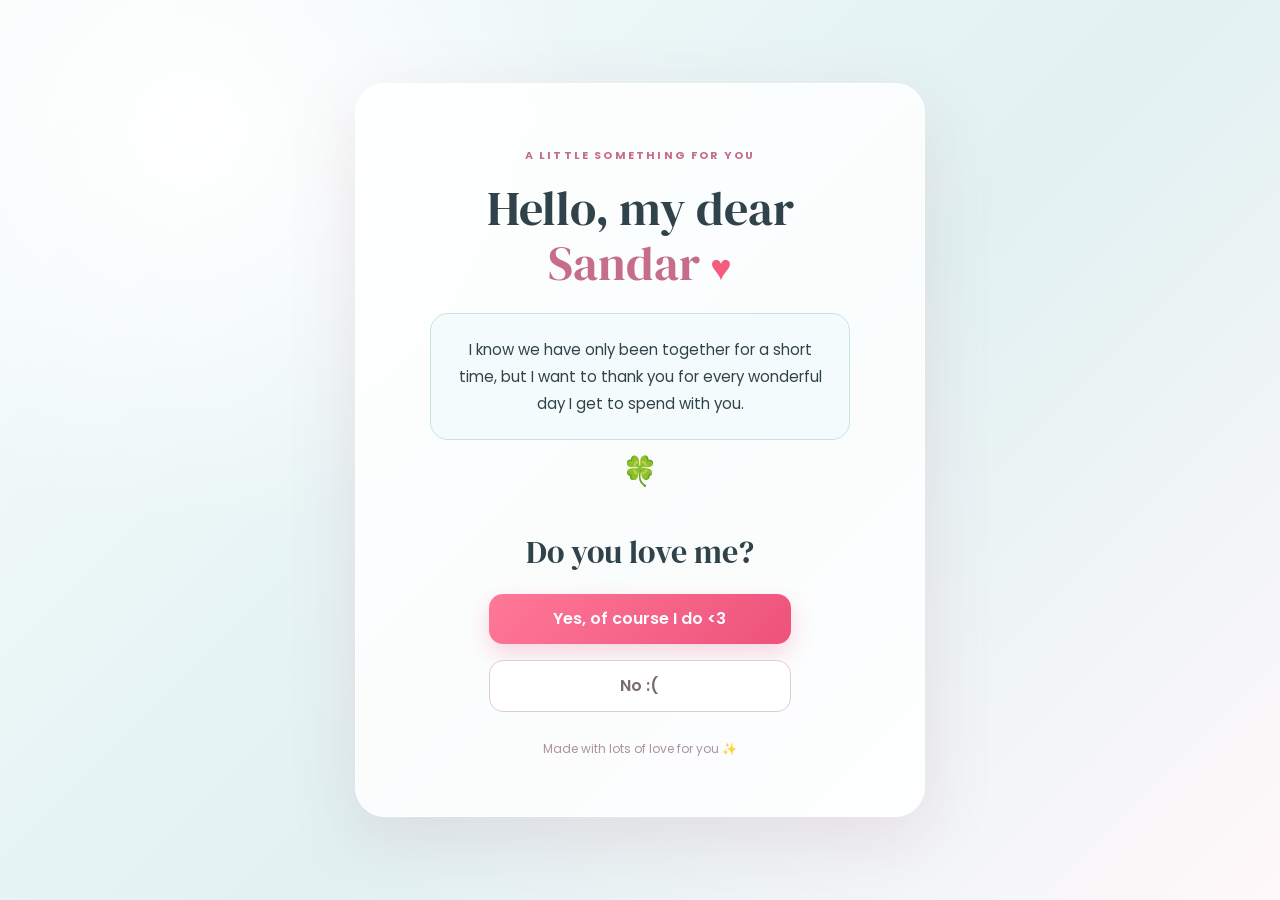
<file: index.html>
<!doctype html>
<html lang="en">
<head>
  <meta charset="utf-8">
  <meta name="viewport" content="width=device-width, initial-scale=1">
  <meta name="theme-color" content="#f4fbfc">
  <title>For Sandar ❤️</title>
  <link rel="preconnect" href="https://fonts.googleapis.com">
  <link rel="preconnect" href="https://fonts.gstatic.com" crossorigin>
  <link href="https://fonts.googleapis.com/css2?family=DM+Serif+Display&family=Poppins:wght@400;500;600;700&display=swap" rel="stylesheet">
  <link href="https://cdn.jsdelivr.net/npm/bootstrap@5.3.3/dist/css/bootstrap.min.css" rel="stylesheet">
  <link rel="stylesheet" href="css/styles.css">
</head>
<body class="love-page">
  <main class="container min-vh-100 d-flex align-items-center justify-content-center py-5">
    <section class="love-card text-center mx-auto">
      <div class="tiny-label">A LITTLE SOMETHING FOR YOU</div>
      <h1 class="greeting">Hello, my dear <span>Sandar</span> <span class="heart">♥</span></h1>
      <p class="intro-copy">I know we have only been together for a short time, but I want to thank you for every wonderful day I get to spend with you.</p>
      <div class="flower" aria-hidden="true">🍀</div>
      <div class="question-block">
        <p class="question">Do you love me?</p>
        <div class="d-grid gap-3 col-12 col-sm-9 col-md-8 mx-auto">
          <a class="btn btn-love" href="regalo.html">Yes, of course I do &lt;3</a>
          <a class="btn btn-no" href="terminado.html">No :(</a>
        </div>
      </div>
      <p class="bottom-note">Made with lots of love for you ✨</p>
    </section>
  </main>
  <script src="js/script.js"></script>
</body>
</html>
</file>
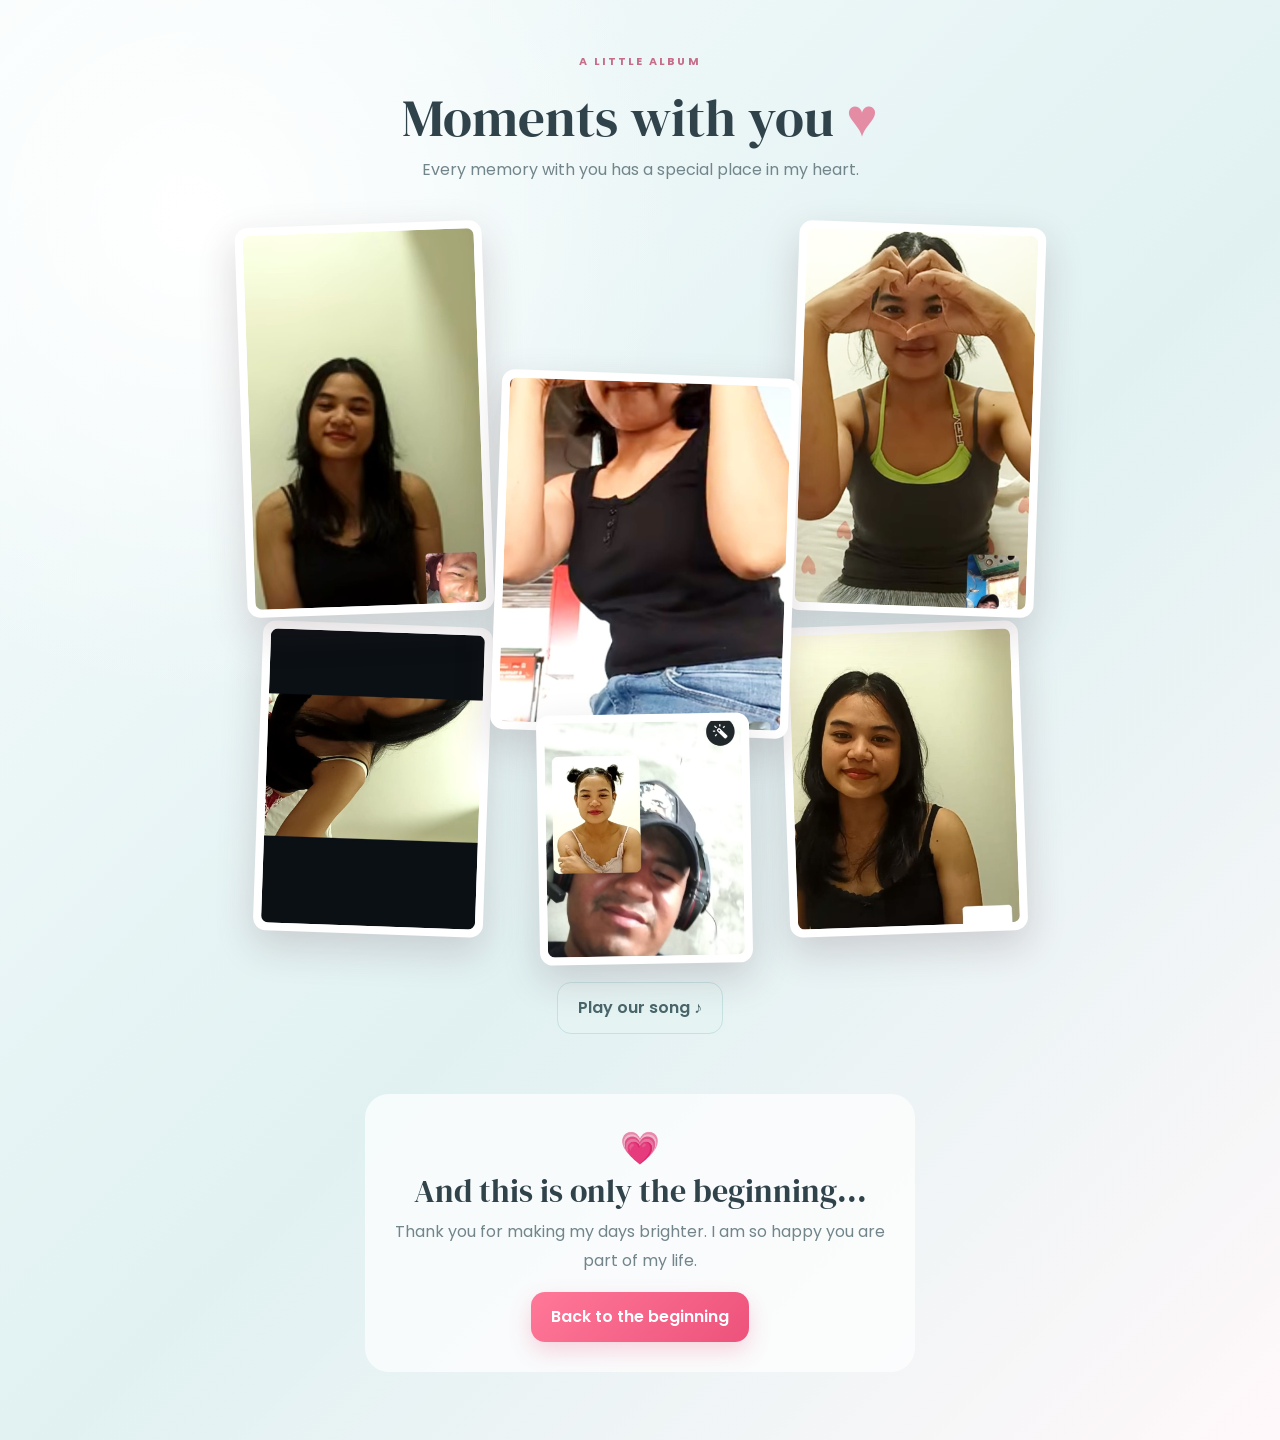
<file: recuerdos.html>
<!doctype html>
<html lang="en">
<head>
  <meta charset="utf-8">
  <meta name="viewport" content="width=device-width, initial-scale=1">
  <meta name="theme-color" content="#f4fbfc">
  <title>Our memories ❤️</title>
  <link rel="preconnect" href="https://fonts.googleapis.com">
  <link rel="preconnect" href="https://fonts.gstatic.com" crossorigin>
  <link href="https://fonts.googleapis.com/css2?family=DM+Serif+Display&family=Poppins:wght@400;500;600;700&display=swap" rel="stylesheet">
  <link href="https://cdn.jsdelivr.net/npm/bootstrap@5.3.3/dist/css/bootstrap.min.css" rel="stylesheet">
  <link rel="stylesheet" href="css/styles.css">
</head>
<body class="memories-page">
  <main class="container py-4 py-md-5">
    <header class="memory-heading text-center">
      <span class="tiny-label">A LITTLE ALBUM</span>
      <h1>Moments with you <span>♥</span></h1>
      <p>Every memory with you has a special place in my heart.</p>
    </header>

    <!-- Replace the sample images with your own photos. See LEEME.txt -->
    <section class="memory-collage" aria-label="Memory gallery">
      <figure class="memory-photo photo-one"><img src="foto1.jpeg" alt="Our first memory"></figure>
      <figure class="memory-photo photo-two"><img src="foto2.jpeg" alt="A special moment"></figure>
      <figure class="memory-photo photo-three"><img src="foto3.jpeg" alt="A smile to remember"></figure>
      <figure class="memory-photo photo-four"><img src="foto4.jpeg" alt="A memory together"></figure>
      <figure class="memory-photo photo-five"><img src="foto5.jpeg" alt="A special video call"></figure>
      <figure class="memory-photo photo-six"><img src="foto6.jpeg" alt="Another beautiful moment"></figure>
    </section>

    <!-- Add your local audio file at assets/audio/romantic-song.mp3. Browsers may require the button to start it. -->
    <section class="music-player text-center" aria-label="Background music">
      <audio id="backgroundMusic" loop preload="none">
        <source src="nothingchange.mpeg" type="audio/mpeg">
      </audio>
      <button class="btn btn-music" id="musicToggle" type="button">Play our song ♪</button>
    </section>

    <section class="closing-note text-center">
      <div class="closing-heart">💗</div>
      <h2>And this is only the beginning...</h2>
      <p>Thank you for making my days brighter. I am so happy you are part of my life.</p>
      <a href="index.html" class="btn btn-love">Back to the beginning</a>
    </section>
  </main>
  <script src="js/script.js"></script>
</body>
</html>
</file>
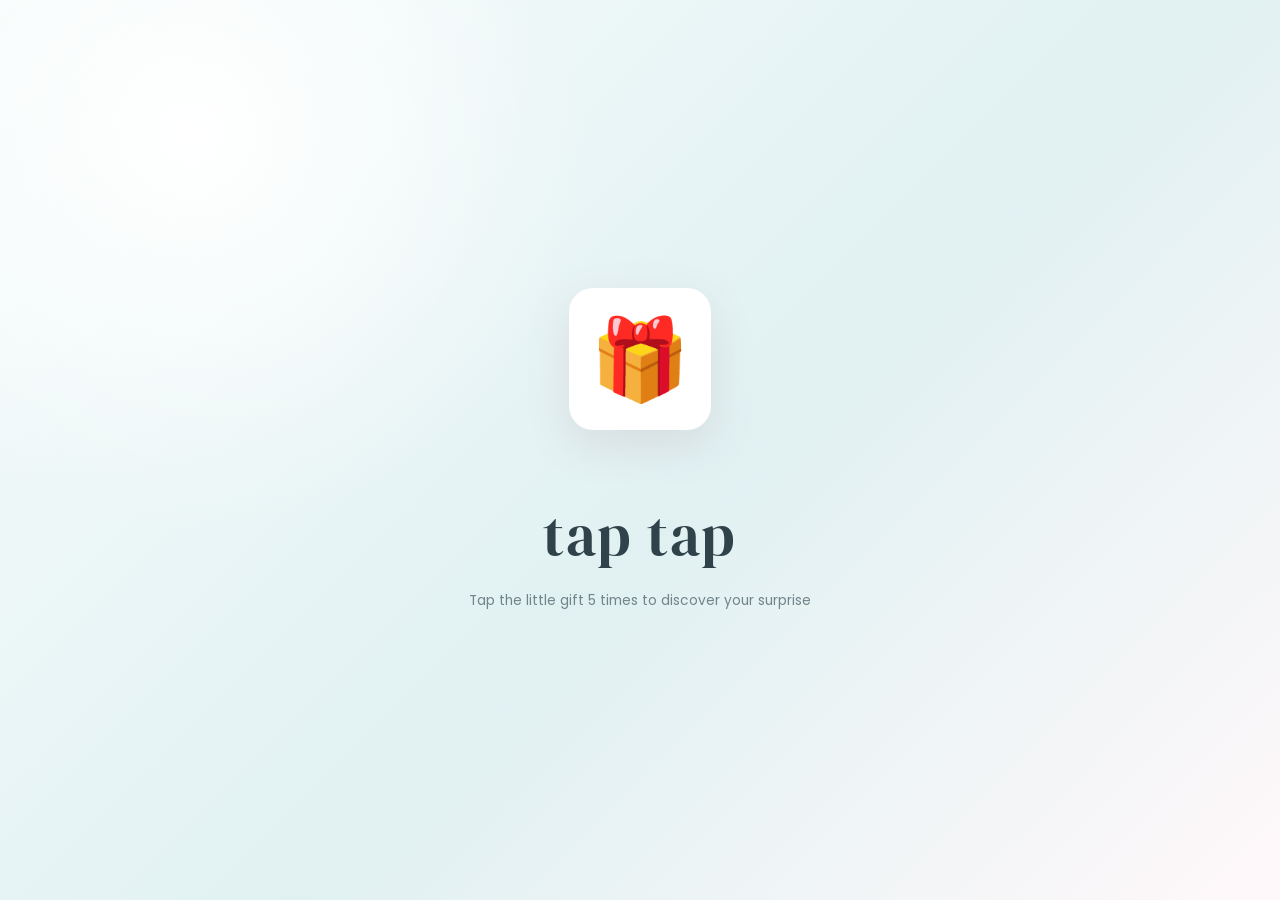
<file: regalo.html>
<!doctype html>
<html lang="en">
<head>
  <meta charset="utf-8">
  <meta name="viewport" content="width=device-width, initial-scale=1">
  <meta name="theme-color" content="#f4fbfc">
  <title>A gift for you 🎁</title>
  <link rel="preconnect" href="https://fonts.googleapis.com">
  <link rel="preconnect" href="https://fonts.gstatic.com" crossorigin>
  <link href="https://fonts.googleapis.com/css2?family=DM+Serif+Display&family=Poppins:wght@400;500;600;700&display=swap" rel="stylesheet">
  <link href="https://cdn.jsdelivr.net/npm/bootstrap@5.3.3/dist/css/bootstrap.min.css" rel="stylesheet">
  <link rel="stylesheet" href="css/styles.css">
</head>
<body class="gift-page">
  <main class="container min-vh-100 d-flex align-items-center justify-content-center py-5">
    <button class="gift-trigger text-center" id="openGift" type="button" aria-label="Open the gift">
      <span class="gift-icon-wrap"><span class="gift-icon">🎁</span></span>
      <span class="tap-text">tap tap</span>
      <span class="gift-hint" id="giftHint">Tap the little gift 5 times to discover your surprise</span>
    </button>
  </main>
  <script src="js/script.js"></script>
</body>
</html>
</file>
<file: css/styles.css>
:root {
  --pink: #e58ca5;
  --pink-dark: #c66d8a;
  --rose: #f4fbfc;
  --ink: #30434a;
  --muted: #71858b;
  --paper: #fffdfd;
}
* { box-sizing: border-box; }
body { margin: 0; min-height: 100vh; font-family: 'Poppins', sans-serif; color: var(--ink); }
.love-page, .gift-page, .memories-page { background: radial-gradient(circle at 15% 15%, #fff 0, transparent 30%), linear-gradient(135deg, #f7fcfc, #e1f1f2 55%, #fff8fa); }
.love-card { width: min(100%, 570px); padding: clamp(28px, 6vw, 58px) clamp(22px, 6vw, 58px); background: rgba(255,255,255,.84); border: 1px solid rgba(255,255,255,.9); border-radius: 30px; box-shadow: 0 22px 70px rgba(164,79,105,.13); }
.tiny-label { display: inline-block; color: var(--pink-dark); font-size: .68rem; font-weight: 700; letter-spacing: .2em; margin-bottom: 16px; }
.greeting { font-family: 'DM Serif Display', serif; font-size: clamp(2rem, 7vw, 3rem); line-height: 1.15; margin-bottom: 22px; }
.greeting span:first-child { color: var(--pink-dark); }
.heart { color: #f45b7d; font-family: sans-serif; font-size: .75em; }
.intro-copy { background: #f4fbfc; border: 1px solid #c9e2e4; border-radius: 18px; padding: 22px 20px; max-width: 420px; margin: 0 auto; line-height: 1.8; font-size: .94rem; }
.flower { font-size: 1.8rem; margin: 10px 0 34px; }
.question { font-family: 'DM Serif Display', serif; font-size: clamp(1.55rem, 5vw, 2rem); margin-bottom: 18px; }
.btn { border-radius: 14px; padding: 13px 20px; font-weight: 600; transition: transform .2s, box-shadow .2s, background .2s; }
.btn:hover { transform: translateY(-2px); }
.btn-love { background: linear-gradient(135deg, #ff7898, #ed527b); color: white; border: 0; box-shadow: 0 9px 22px rgba(237,82,123,.23); }
.btn-love:hover, .btn-love:focus { background: linear-gradient(135deg, #f36589, #db3f6b); color: white; box-shadow: 0 12px 25px rgba(237,82,123,.3); }
.btn-no { color: #786b72; border: 1px solid #e4cbd3; background: #fff; }
.btn-no:hover { background: #f8edf1; color: #66545c; }
.bottom-note { color: #ad929c; font-size: .75rem; margin: 28px 0 0; }
.gift-trigger { border: 0; background: transparent; display: flex; flex-direction: column; align-items: center; color: var(--ink); }
.gift-icon-wrap { width: 142px; height: 142px; display: grid; place-items: center; border-radius: 24px; background: white; box-shadow: 0 15px 45px rgba(125,80,95,.13); transition: transform .25s; }
.gift-trigger:hover .gift-icon-wrap { transform: translateY(-7px) rotate(-3deg); }
.gift-icon { font-size: 5rem; line-height: 1; }
.tap-text { font-family: 'DM Serif Display', serif; font-size: clamp(2.5rem, 8vw, 3.6rem); margin-top: 62px; letter-spacing: .03em; }
.gift-hint { color: var(--muted); font-size: .86rem; margin-top: 12px; }
.gift-trigger.is-opening .gift-icon-wrap { animation: gift-pop .25s ease; }
@keyframes gift-pop { 50% { transform: scale(1.08); } }
.memory-heading h1 { font-family: 'DM Serif Display', serif; font-size: clamp(2.2rem, 6vw, 3.3rem); }
.memory-heading h1 span { color: var(--pink); }
.memory-heading p { color: var(--muted); }
.memory-collage { position: relative; max-width: 850px; min-height: 730px; margin: 42px auto 20px; }
.memory-photo { position: absolute; margin: 0; overflow: hidden; background: #fff; padding: 8px; border-radius: 13px; box-shadow: 0 15px 38px rgba(70,40,52,.18); }
.memory-photo img { width: 100%; height: 100%; object-fit: cover; display: block; border-radius: 7px; }
.photo-one { width: 29%; height: 390px; left: 3%; top: 0; transform: rotate(-2deg); z-index: 2; }
.photo-two { width: 35%; height: 360px; left: 33%; top: 150px; transform: rotate(2deg); z-index: 3; }
.photo-three { width: 29%; height: 390px; right: 3%; top: 0; transform: rotate(2deg); z-index: 2; }
.photo-four { width: 27%; height: 310px; left: 5%; top: 400px; transform: rotate(2deg); z-index: 1; }
.photo-five { width: 28%; height: 310px; right: 5%; top: 400px; transform: rotate(-2deg); z-index: 1; }
.photo-six { width: 25%; height: 250px; left: 38%; top: 490px; transform: rotate(-1deg); z-index: 4; }
.closing-note { max-width: 550px; margin: 60px auto 20px; padding: 30px; background: rgba(255,255,255,.72); border-radius: 24px; }
.closing-heart { font-size: 2rem; }
.closing-note h2 { font-family: 'DM Serif Display', serif; }
.closing-note p { color: var(--muted); line-height: 1.8; }
.music-player { margin: 28px auto 0; }
.btn-music { background: #e5f3f3; color: #49666b; border: 1px solid #c5e1e2; }
.btn-music:hover, .btn-music:focus { background: #f8e8ed; color: #8e5269; }
.sad-page { background: radial-gradient(circle at 50% 20%, #fff, transparent 40%), linear-gradient(145deg, #f5f1f3, #e9e1e6); }
.sad-card { width: min(100%, 600px); padding: clamp(28px, 7vw, 64px) 24px; background: rgba(255,255,255,.72); border: 1px solid white; border-radius: 28px; box-shadow: 0 20px 65px rgba(65,45,55,.1); }
.sad-card h1 { font-family: 'DM Serif Display', serif; font-size: clamp(3rem, 11vw, 5.7rem); line-height: 1.02; color: #51434b; }
.sad-sticker { width: 190px; height: 190px; margin: 28px auto 18px; display: grid; place-items: center; }
.sad-sticker img { width: 100%; height: 100%; object-fit: contain; }
.sad-sticker span { font-size: 7rem; }
.sad-card p { color: var(--muted); }
.btn-soft { background: #eee4e9; color: #67535d; border: 0; margin-top: 10px; }
@media (max-width: 650px) {
  .love-card { border-radius: 23px; }
  .memory-collage { min-height: 930px; max-width: 460px; margin-top: 30px; }
  .photo-one { width: 46%; height: 285px; left: 1%; top: 0; }
  .photo-two { width: 49%; height: 300px; left: 45%; top: 155px; }
  .photo-three { width: 46%; height: 285px; right: 1%; top: 0; }
  .photo-four { width: 46%; height: 270px; left: 1%; top: 570px; }
  .photo-five { width: 46%; height: 270px; right: 1%; top: 570px; }
  .photo-six { width: 48%; height: 235px; left: 26%; top: 365px; }
  .closing-note { margin-top: 15px; padding: 26px 20px; }
}
@media (max-width: 380px) {
  .intro-copy { font-size: .85rem; padding: 18px 15px; }
  .gift-icon-wrap { width: 125px; height: 125px; }
  .gift-icon { font-size: 4.5rem; }
  .memory-collage { min-height: 850px; }
  .photo-one, .photo-three { height: 240px; }
  .photo-two { height: 260px; }
  .photo-four, .photo-five { top: 525px; height: 235px; }
  .photo-six { top: 330px; height: 210px; }
}
</file>
